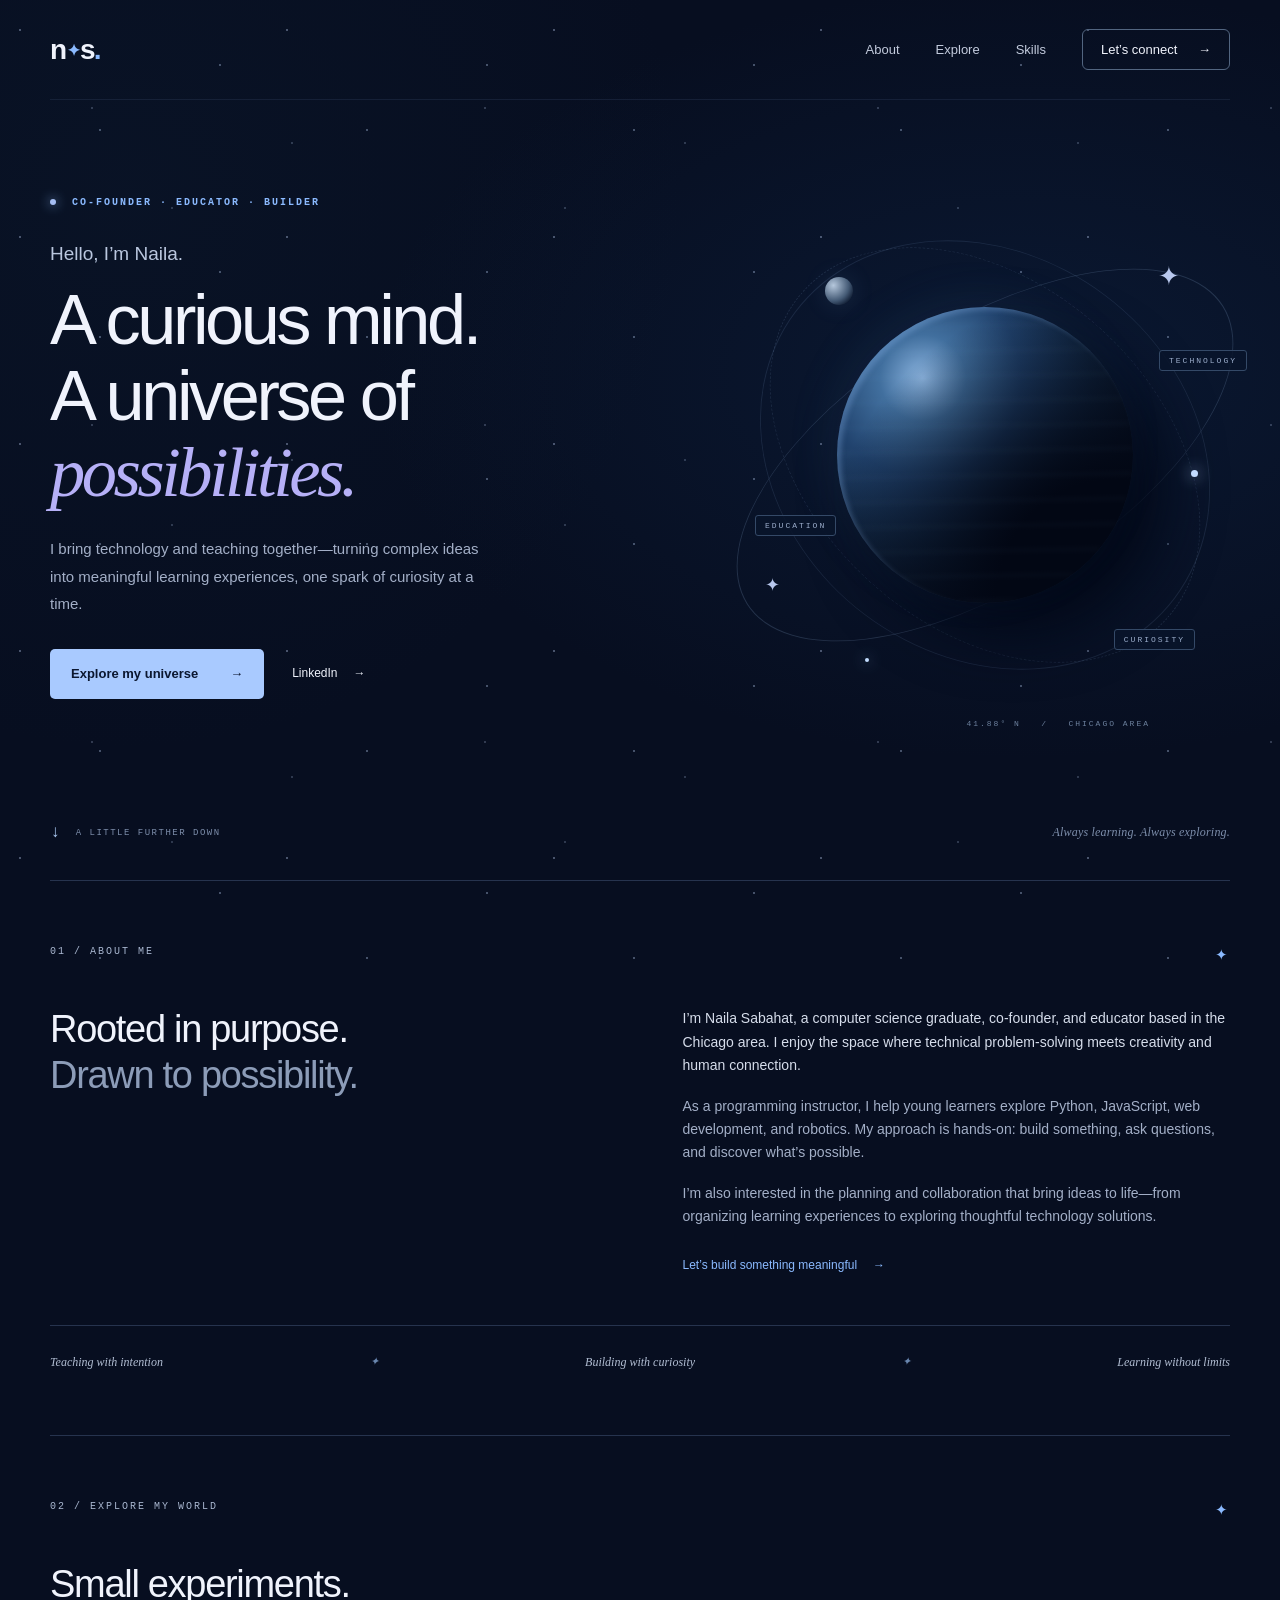
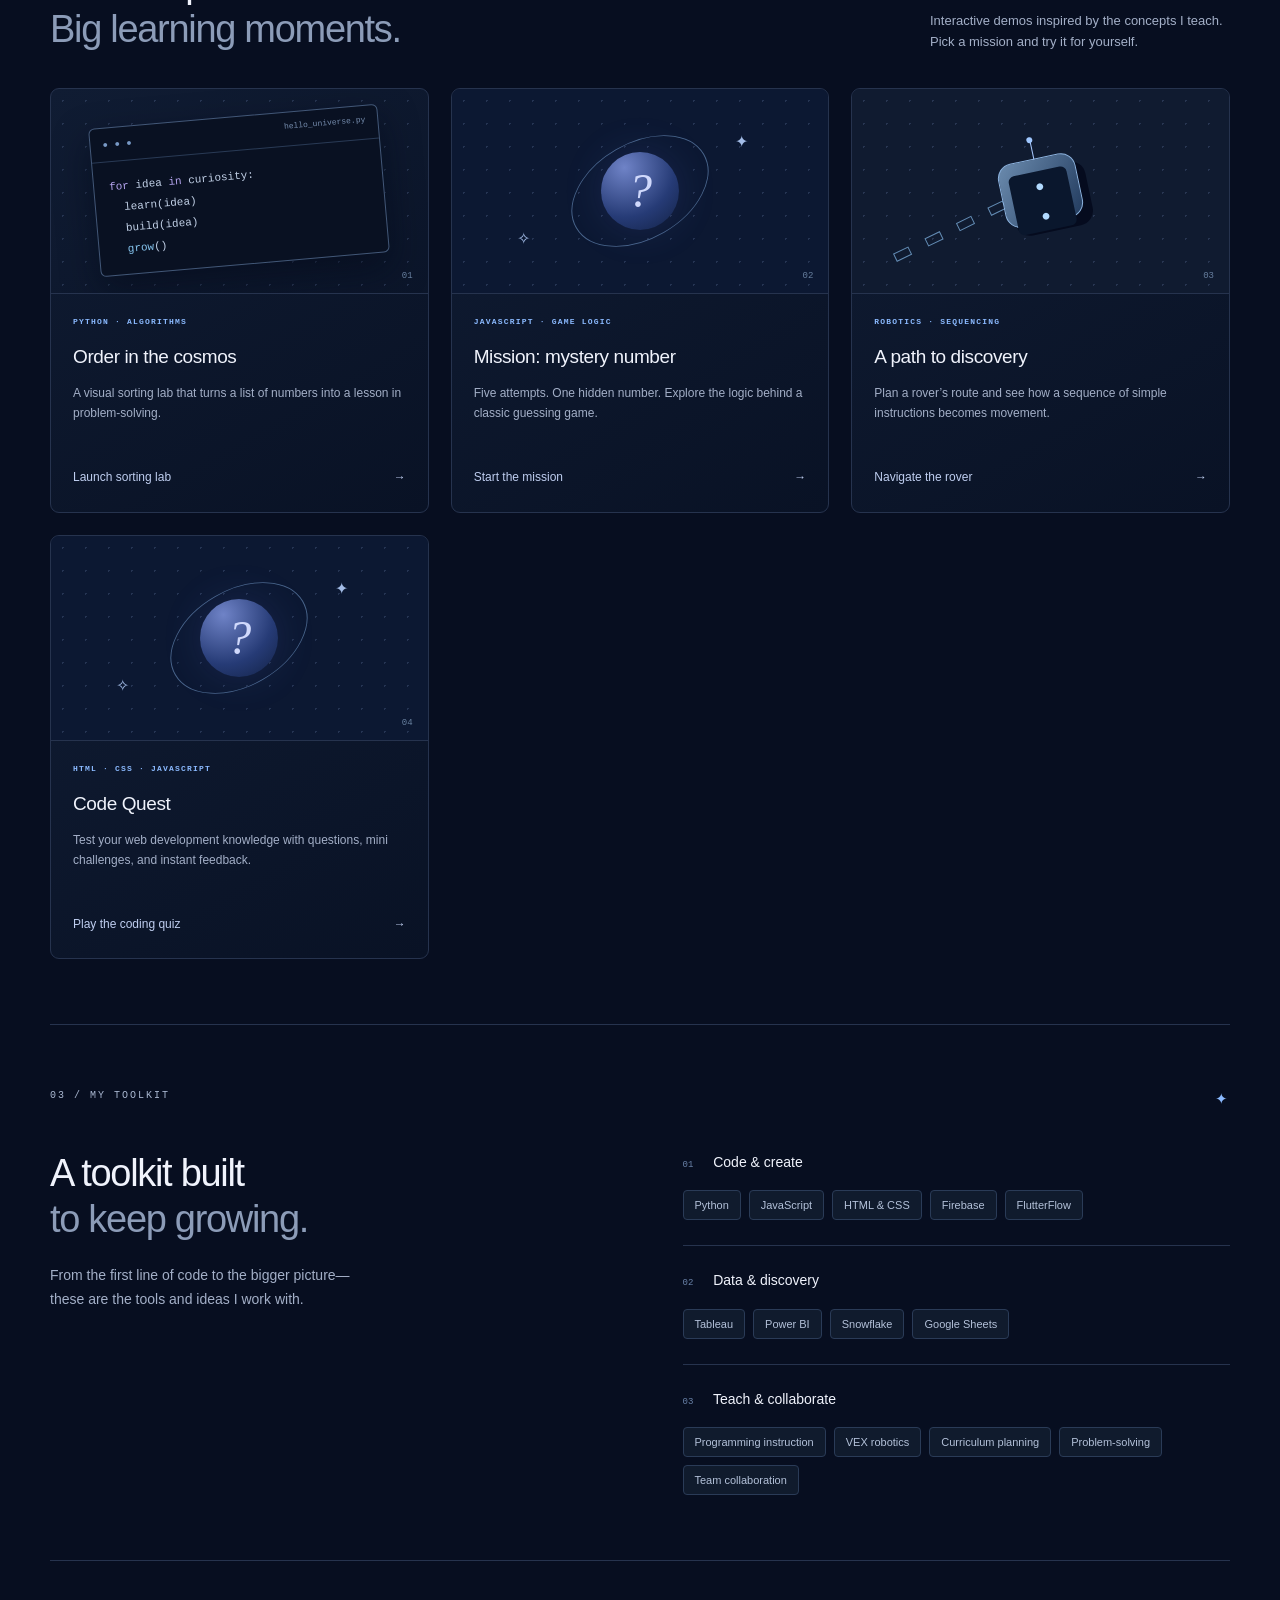
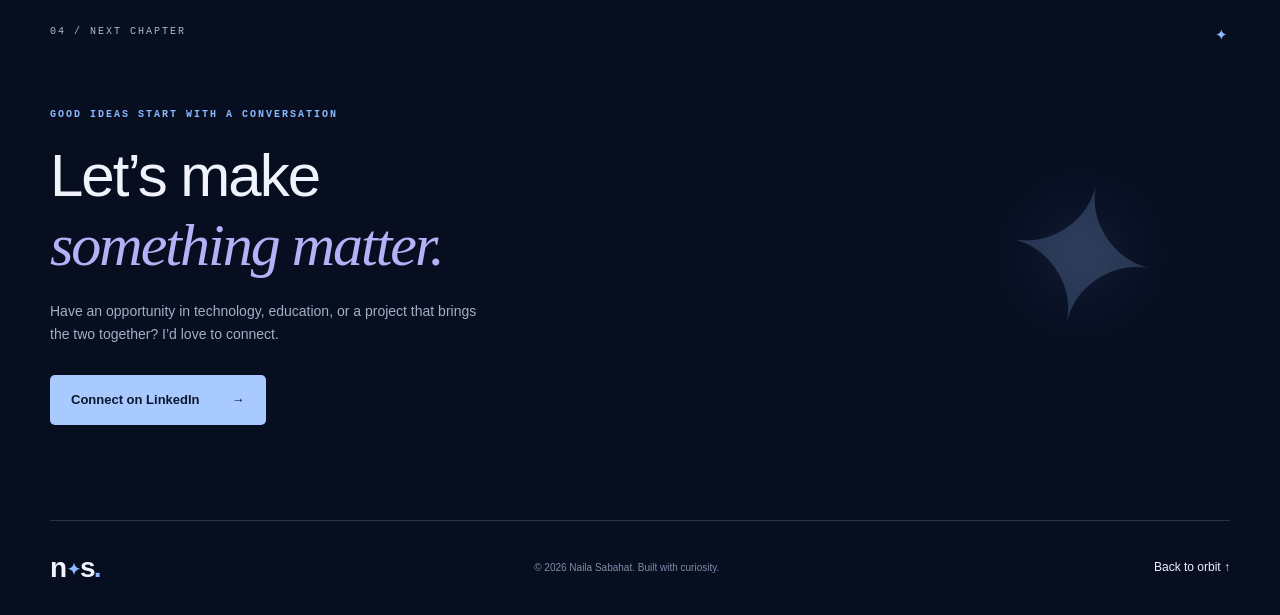
<file: index.html>
<!DOCTYPE html>
<html lang="en">
<head>
<meta charset="UTF-8"><meta name="viewport" content="width=device-width,initial-scale=1">
<meta name="description" content="Naila Sabahat — co-founder, educator, and computer science graduate. Exploring technology, teaching, and thoughtful digital experiences.">
<meta name="theme-color" content="#070e20"><title>Naila Sabahat | Educator &amp; Co-founder</title>
<link rel="icon" href="favicon.svg" type="image/svg+xml"><link rel="stylesheet" href="styles.css"><script src="script.js" defer></script>
</head>
<body>
<a class="skip" href="#main">Skip to content</a>
<div class="stars" aria-hidden="true"></div>
<header class="header wrap"><a class="brand" href="#home" aria-label="Naila Sabahat home">n<span class="brand-star">✦</span>s<span class="brand-dot">.</span></a><button class="menu-toggle" aria-expanded="false" aria-controls="navigation">Menu <span>+</span></button><nav id="navigation" aria-label="Main navigation"><a href="#about">About</a><a href="#explore">Explore</a><a href="#skills">Skills</a><a class="nav-contact" href="#contact">Let’s connect <span>→</span></a></nav></header>
<main id="main">
<section class="hero wrap" id="home">
<div class="hero-copy"><p class="eyebrow"><span class="status-dot"></span> CO-FOUNDER · EDUCATOR · BUILDER</p><p class="hello">Hello, I’m Naila.</p><h1>A curious mind.<br>A universe of<br><em>possibilities.</em></h1><p class="hero-description">I bring technology and teaching together—turning complex ideas into meaningful learning experiences, one spark of curiosity at a time.</p><div class="hero-actions"><a class="button primary" href="#explore">Explore my universe <span>→</span></a><a class="text-link" href="https://www.linkedin.com/in/nailasabahat010/" target="_blank" rel="noopener noreferrer">LinkedIn <span>→</span></a></div></div>
<div class="universe" aria-hidden="true"><div class="orbit orbit-one"></div><div class="orbit orbit-two"></div><div class="orbit orbit-three"></div><div class="planet"><div class="planet-light"></div></div><span class="moon"></span><span class="orbit-point point-one"></span><span class="orbit-point point-two"></span><span class="spark spark-one">✦</span><span class="spark spark-two">✦</span><span class="space-label label-one">TECHNOLOGY</span><span class="space-label label-two">EDUCATION</span><span class="space-label label-three">CURIOSITY</span><span class="coordinates">41.88° N &nbsp; / &nbsp; CHICAGO AREA</span></div>
<div class="hero-bottom"><a href="#about"><span class="down-arrow">↓</span> A LITTLE FURTHER DOWN</a><span>Always learning. Always exploring.</span></div>
</section>
<section class="about section wrap" id="about"><div class="section-label"><span>01 / ABOUT ME</span><span class="little-star">✦</span></div><div class="about-grid"><h2>Rooted in purpose.<br><span>Drawn to possibility.</span></h2><div class="about-copy"><p>I’m Naila Sabahat, a computer science graduate, co-founder, and educator based in the Chicago area. I enjoy the space where technical problem-solving meets creativity and human connection.</p><p>As a programming instructor, I help young learners explore Python, JavaScript, web development, and robotics. My approach is hands-on: build something, ask questions, and discover what’s possible.</p><p>I’m also interested in the planning and collaboration that bring ideas to life—from organizing learning experiences to exploring thoughtful technology solutions.</p><a class="text-link" href="#contact">Let’s build something meaningful <span>→</span></a></div></div><div class="focus-strip"><span>Teaching with intention</span><span>✦</span><span>Building with curiosity</span><span>✦</span><span>Learning without limits</span></div></section>
<section class="section work wrap" id="explore"><div class="section-label"><span>02 / EXPLORE MY WORLD</span><span class="little-star">✦</span></div><div class="section-heading"><h2>Small experiments.<br><span>Big learning moments.</span></h2><p>Interactive demos inspired by the concepts I teach. Pick a mission and try it for yourself.</p></div>
<div class="project-grid">
<article class="project"><div class="project-art code-art" aria-hidden="true"><div class="code-window"><div class="window-dots">● ● ● <span>hello_universe.py</span></div><code><span class="purple">for</span> idea <span class="purple">in</span> curiosity:<br>&nbsp; learn(idea)<br>&nbsp; build(idea)<br>&nbsp; <span class="blue">grow</span>()</code></div><span class="art-number">01</span></div><div class="project-body"><p class="eyebrow">PYTHON · ALGORITHMS</p><h3>Order in the cosmos</h3><p>A visual sorting lab that turns a list of numbers into a lesson in problem-solving.</p><button class="project-open text-link" data-demo="sorting">Launch sorting lab <span>→</span></button></div></article>
<article class="project"><div class="project-art game-art" aria-hidden="true"><span class="game-orbit"></span><span class="game-core">?</span><span class="mini-star star-a">✦</span><span class="mini-star star-b">✧</span><span class="art-number">02</span></div><div class="project-body"><p class="eyebrow">JAVASCRIPT · GAME LOGIC</p><h3>Mission: mystery number</h3><p>Five attempts. One hidden number. Explore the logic behind a classic guessing game.</p><button class="project-open text-link" data-demo="guess">Start the mission <span>→</span></button></div></article>
<article class="project"><div class="project-art robot-art" aria-hidden="true"><div class="route"><i></i><i></i><i></i><i></i><i></i></div><div class="robot"><div class="robot-eyes">• •</div></div><span class="art-number">03</span></div><div class="project-body"><p class="eyebrow">ROBOTICS · SEQUENCING</p><h3>A path to discovery</h3><p>Plan a rover’s route and see how a sequence of simple instructions becomes movement.</p><button class="project-open text-link" data-demo="rover">Navigate the rover <span>→</span></button></div></article>

<article class="project"><div class="project-art game-art" aria-hidden="true"><span class="game-orbit"></span><span class="game-core">?</span><span class="mini-star star-a">✦</span><span class="mini-star star-b">✧</span><span class="art-number">04</span></div><div class="project-body"><p class="eyebrow">HTML · CSS · JAVASCRIPT</p><h3>Code Quest</h3><p>Test your web development knowledge with questions, mini challenges, and instant feedback.</p><a class="project-open text-link" href="quiz.html">Play the coding quiz <span>→</span></a></div></article>
</div></section>
<section class="section skills wrap" id="skills"><div class="section-label"><span>03 / MY TOOLKIT</span><span class="little-star">✦</span></div><div class="skills-layout"><div><h2>A toolkit built<br><span>to keep growing.</span></h2><p class="muted">From the first line of code to the bigger picture—these are the tools and ideas I work with.</p></div><div class="skill-groups"><div class="skill-group"><h3><span>01</span> Code &amp; create</h3><div class="tags"><span>Python</span><span>JavaScript</span><span>HTML &amp; CSS</span><span>Firebase</span><span>FlutterFlow</span></div></div><div class="skill-group"><h3><span>02</span> Data &amp; discovery</h3><div class="tags"><span>Tableau</span><span>Power BI</span><span>Snowflake</span><span>Google Sheets</span></div></div><div class="skill-group"><h3><span>03</span> Teach &amp; collaborate</h3><div class="tags"><span>Programming instruction</span><span>VEX robotics</span><span>Curriculum planning</span><span>Problem-solving</span><span>Team collaboration</span></div></div></div></div></section>
<section class="contact section wrap" id="contact"><div class="section-label"><span>04 / NEXT CHAPTER</span><span class="little-star">✦</span></div><div class="contact-inner"><p class="eyebrow">GOOD IDEAS START WITH A CONVERSATION</p><h2>Let’s make<br><em>something matter.</em></h2><p>Have an opportunity in technology, education, or a project that brings the two together? I’d love to connect.</p><a class="button primary" href="https://www.linkedin.com/in/nailasabahat010/" target="_blank" rel="noopener noreferrer">Connect on LinkedIn <span>→</span></a><span class="contact-star" aria-hidden="true">✦</span></div></section>
</main><footer class="wrap"><a class="brand" href="#home">n<span class="brand-star">✦</span>s<span class="brand-dot">.</span></a><p>© <span id="year">2026</span> Naila Sabahat. Built with curiosity.</p><a class="text-link" href="#home">Back to orbit ↑</a></footer>
<dialog id="demo-dialog" aria-labelledby="demo-title"><div class="dialog-top"><p class="eyebrow">THE EXPLORATION LAB</p><button id="close-demo" aria-label="Close demo">×</button></div><h2 id="demo-title"></h2><div id="demo-content"></div></dialog>
</body></html>
</file>
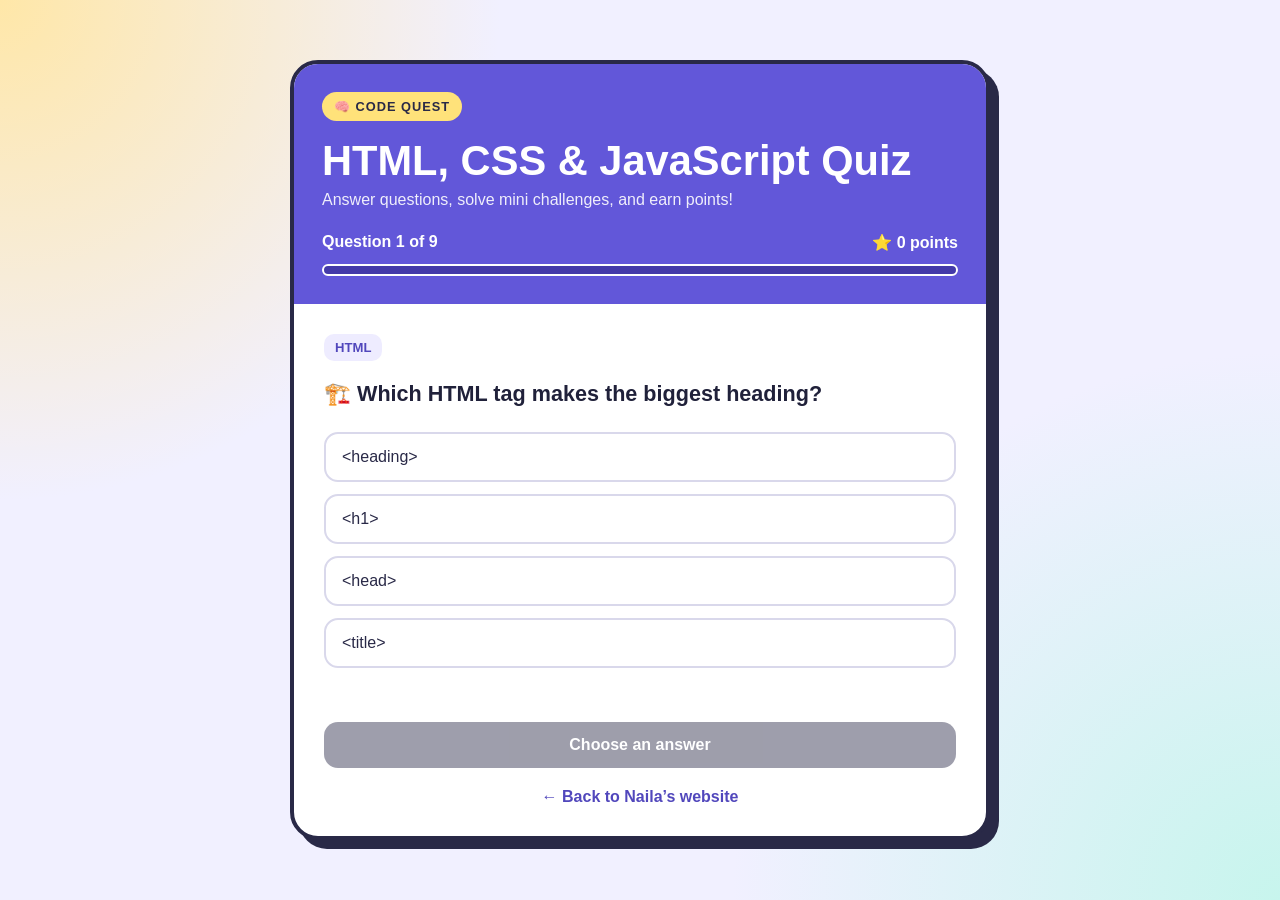
<file: quiz.html>
<!DOCTYPE html>
<html lang="en">
<head>
  <meta charset="UTF-8">
  <meta name="viewport" content="width=device-width, initial-scale=1.0">
  <meta name="theme-color" content="#070e20">
  <title>Code Quest | Naila Sabahat</title>
  <style>
    * { box-sizing: border-box; }

    body {
      margin: 0;
      min-height: 100vh;
      padding: 24px;
      display: grid;
      place-items: center;
      font-family: "Trebuchet MS", Arial, sans-serif;
      color: #20213a;
      background:
        radial-gradient(circle at top left, #ffe7a8, transparent 32%),
        radial-gradient(circle at bottom right, #c7f5ed, transparent 35%),
        #f1f0ff;
    }

    .quiz {
      width: min(100%, 700px);
      overflow: hidden;
      border: 4px solid #292947;
      border-radius: 28px;
      background: white;
      box-shadow: 9px 9px 0 #292947;
    }

    header { padding: 28px; color: white; background: #6257d9; }

    .badge {
      display: inline-block;
      padding: 7px 12px;
      border-radius: 999px;
      color: #292947;
      background: #ffe27a;
      font-size: .8rem;
      font-weight: 900;
      letter-spacing: 1px;
    }

    h1 { margin: 16px 0 6px; font-size: clamp(1.8rem, 6vw, 2.6rem); }
    header p { margin: 0; opacity: .9; }

    .stats {
      display: flex;
      justify-content: space-between;
      gap: 12px;
      margin-top: 24px;
      font-weight: bold;
    }

    .track {
      height: 12px;
      margin-top: 12px;
      overflow: hidden;
      border: 2px solid white;
      border-radius: 99px;
      background: #443aa9;
    }

    #bar {
      width: 0;
      height: 100%;
      border-radius: 99px;
      background: #ffe27a;
      transition: width .3s ease;
    }

    main { padding: 30px; }

    .category {
      display: inline-block;
      margin-bottom: 10px;
      padding: 6px 11px;
      border-radius: 10px;
      color: #5147bc;
      background: #eeecff;
      font-size: .82rem;
      font-weight: bold;
      text-transform: uppercase;
    }

    h2 { margin: 8px 0 22px; font-size: 1.35rem; line-height: 1.4; }
    .answers { display: grid; gap: 12px; }

    button, input { font: inherit; }

    .answer, .text-answer {
      width: 100%;
      padding: 14px 16px;
      border: 2px solid #d9d8eb;
      border-radius: 14px;
    }

    .answer {
      color: #292947;
      background: white;
      text-align: left;
      cursor: pointer;
      transition: transform .15s, border-color .15s, background .15s;
    }

    .answer:hover:not(:disabled) {
      transform: translateY(-2px);
      border-color: #6257d9;
      background: #f6f5ff;
    }

    .answer:disabled { cursor: default; }
    .answer.correct { border-color: #24a875; background: #e5fff2; }
    .answer.wrong { border-color: #e45e68; background: #fff0f0; }

    .feedback { min-height: 28px; margin: 16px 0 10px; font-weight: bold; }
    .good { color: #16835c; }
    .try { color: #c64750; }

    .action {
      width: 100%;
      padding: 14px;
      border: 0;
      border-radius: 14px;
      color: white;
      background: #292947;
      font-weight: bold;
      cursor: pointer;
    }

    .action:disabled { opacity: .45; cursor: not-allowed; }
    .action.purple { margin-top: 12px; background: #6257d9; }

    .home-link {
      display: block;
      margin-top: 20px;
      color: #5147bc;
      font-weight: bold;
      text-align: center;
      text-decoration: none;
    }

    .home-link:hover { text-decoration: underline; }

    @media (max-width: 500px) {
      body { padding: 14px; }
      header, main { padding: 22px; }
      .stats { font-size: .9rem; }
    }
  </style>
</head>
<body>
  <div class="quiz">
    <header>
      <div class="badge">🧠 CODE QUEST</div>
      <h1>HTML, CSS &amp; JavaScript Quiz</h1>
      <p>Answer questions, solve mini challenges, and earn points!</p>
      <div class="stats">
        <span id="progress"></span>
        <span id="score">⭐ 0 points</span>
      </div>
      <div class="track"><div id="bar"></div></div>
    </header>

    <main>
      <div class="category" id="category"></div>
      <h2 id="question"></h2>
      <div class="answers" id="answers"></div>
      <div class="feedback" id="feedback" aria-live="polite"></div>
      <button class="action" id="next" disabled>Choose an answer</button>
      <a class="home-link" href="index.html">← Back to Naila’s website</a>
    </main>
  </div>

  <script>
    const questions = [
      {
        category: "HTML",
        type: "choice",
        prompt: "🏗️ Which HTML tag makes the biggest heading?",
        options: ["<heading>", "<h1>", "<head>", "<title>"],
        answer: 1,
        hint: "The number 1 means the highest-level heading."
      },
      {
        category: "CSS",
        type: "choice",
        prompt: "🎨 Which CSS property changes text color?",
        options: ["font-style", "background-color", "color", "text-size"],
        answer: 2,
        hint: "This property is simply called color."
      },
      {
        category: "JavaScript",
        type: "choice",
        prompt: "🪄 What does 3 + 4 evaluate to in JavaScript?",
        options: ["34", "7", "An error", "Nothing"],
        answer: 1,
        hint: "The plus sign adds these two numbers."
      },
      {
        category: "HTML Challenge",
        type: "text",
        prompt: "⌨️ Fill in the blank: A clickable link uses the ____ tag.",
        answers: ["a", "<a>", "anchor", "a tag", "<a></a>"],
        hint: "It’s a single-letter tag."
      },
      {
        category: "CSS Challenge",
        type: "choice",
        prompt: "🕵️ Find the bug! Which line makes the page background purple?",
        options: [
          "body { background-color: purple; }",
          "body = background purple;",
          "body: purple background;",
          "<body color='purple'>"
        ],
        answer: 0,
        hint: "CSS uses a selector, curly braces, and a property-value pair."
      },
      {
        category: "JavaScript",
        type: "choice",
        prompt: "🔁 Which keyword declares a variable you can change later?",
        options: ["let", "style", "html", "color"],
        answer: 0,
        hint: "This keyword has three letters."
      },
      {
        category: "JavaScript Challenge",
        type: "text",
        prompt: "🐛 What does console.log('Code' + '!') display?",
        answers: ["code!", "'code!'", '"code!"'],
        hint: "The plus sign joins the two text pieces."
      },
      {
        category: "HTML & CSS",
        type: "choice",
        prompt: "🧩 Which attribute points to the CSS file in a link tag?",
        options: ["src", "href", "class", "alt"],
        answer: 1,
        hint: "You’ll find it inside a link tag in the document head."
      },
      {
        category: "Final Challenge",
        type: "text",
        prompt: "🚀 What command writes a message to the browser console?",
        answers: ["console.log", "console.log()", "console.log('hi')", 'console.log("hi")'],
        hint: "Start with console, then a dot and the word log."
      }
    ];

    let questionIndex = 0;
    let points = 0;
    let locked = false;
    let phase = "answer";

    const $ = id => document.getElementById(id);
    const categoryEl = $("category");
    const questionEl = $("question");
    const answersEl = $("answers");
    const feedbackEl = $("feedback");
    const nextButton = $("next");

    function renderQuestion() {
      locked = false;
      phase = "answer";

      const item = questions[questionIndex];
      categoryEl.textContent = item.category;
      questionEl.textContent = item.prompt;
      $("progress").textContent = `Question ${questionIndex + 1} of ${questions.length}`;
      $("score").textContent = `⭐ ${points} points`;
      $("bar").style.width = `${(questionIndex / questions.length) * 100}%`;
      feedbackEl.textContent = "";
      feedbackEl.className = "feedback";
      answersEl.innerHTML = "";
      nextButton.disabled = item.type === "choice";
      nextButton.textContent = item.type === "text" ? "Check answer" : "Choose an answer";

      if (item.type === "choice") {
        item.options.forEach((option, optionIndex) => {
          const button = document.createElement("button");
          button.className = "answer";
          button.textContent = option;
          button.addEventListener("click", () => checkChoice(optionIndex, button));
          answersEl.appendChild(button);
        });
      } else {
        const input = document.createElement("input");
        input.className = "text-answer";
        input.placeholder = "Type your answer here...";
        input.setAttribute("aria-label", "Type your answer");
        answersEl.appendChild(input);
        input.addEventListener("input", () => {
          nextButton.disabled = input.value.trim() === "";
        });
        input.addEventListener("keydown", event => {
          if (event.key === "Enter" && !nextButton.disabled) {
            handleNext();
          }
        });
        input.focus();
      }
    }

    function checkChoice(selectedIndex, selectedButton) {
      if (locked) return;
      locked = true;

      const item = questions[questionIndex];
      const buttons = answersEl.querySelectorAll(".answer");

      buttons.forEach((button, index) => {
        button.disabled = true;
        if (index === item.answer) button.classList.add("correct");
      });

      if (selectedIndex === item.answer) {
        points += 10;
        feedbackEl.textContent = "✅ Correct! You earned 10 points.";
        feedbackEl.classList.add("good");
      } else {
        selectedButton.classList.add("wrong");
        feedbackEl.textContent = `❌ Not quite. Hint: ${item.hint}`;
        feedbackEl.classList.add("try");
      }

      phase = "next";
      updateScore();
      nextButton.disabled = false;
      nextButton.textContent = questionIndex === questions.length - 1
        ? "See my results"
        : "Next question";
    }

    function checkTextAnswer() {
      if (locked) return;

      const item = questions[questionIndex];
      const input = answersEl.querySelector("input");
      const response = input.value.trim().toLowerCase();

      if (!response) {
        feedbackEl.textContent = "Type an answer first!";
        feedbackEl.className = "feedback try";
        return;
      }

      locked = true;
      input.disabled = true;

      if (item.answers.includes(response)) {
        points += 10;
        feedbackEl.textContent = "🎉 Nice work! You earned 10 points.";
        feedbackEl.className = "feedback good";
      } else {
        feedbackEl.textContent = `❌ One possible answer is "${item.answers[0]}". ${item.hint}`;
        feedbackEl.className = "feedback try";
      }

      phase = "next";
      updateScore();
      nextButton.disabled = false;
      nextButton.textContent = questionIndex === questions.length - 1
        ? "See my results"
        : "Next question";
    }

    function updateScore() {
      $("score").textContent = `⭐ ${points} points`;
    }

    function handleNext() {
      if (phase === "answer") {
        if (questions[questionIndex].type === "text") checkTextAnswer();
        return;
      }

      if (phase === "restart") {
        questionIndex = 0;
        points = 0;
        nextButton.classList.remove("purple");
        renderQuestion();
        return;
      }

      questionIndex++;

      if (questionIndex < questions.length) {
        renderQuestion();
      } else {
        showResults();
      }
    }

    function showResults() {
      phase = "restart";
      $("bar").style.width = "100%";
      $("progress").textContent = "Quiz complete!";
      categoryEl.textContent = "Your results";
      answersEl.innerHTML = "";

      let message;
      if (points >= 80) {
        message = "🏆 Coding superstar!";
      } else if (points >= 50) {
        message = "🎉 Great job—your coding skills are growing!";
      } else {
        message = "💪 Good try—keep practicing and play again!";
      }

      questionEl.textContent = `${message} You scored ${points} out of 90.`;
      feedbackEl.textContent = "Challenge complete!";
      feedbackEl.className = "feedback good";
      nextButton.textContent = "Play again";
      nextButton.disabled = false;
      nextButton.classList.add("purple");
    }

    nextButton.addEventListener("click", handleNext);
    renderQuestion();
  </script>
</body>
</html>
</file>
<file: styles.css>
:root{--bg:#070e20;--panel:#0c172e;--text:#f0f3fc;--muted:#a3afc7;--line:#26334e;--accent:#8bbaff;--lavender:#b6b0f7}*{box-sizing:border-box}html{scroll-behavior:smooth;scroll-padding-top:95px}body{margin:0;background:var(--bg);color:var(--text);font-family:Arial,Helvetica,sans-serif;font-size:16px;line-height:1.65}a{color:inherit;text-decoration:none}button,input{font:inherit}button,a{-webkit-tap-highlight-color:transparent}button{cursor:pointer}button:disabled{cursor:default;opacity:.5}a:focus-visible,button:focus-visible,input:focus-visible{outline:2px solid var(--accent);outline-offset:5px}.wrap{width:min(1180px,calc(100% - 96px));margin-inline:auto}.stars{position:absolute;inset:0 0 auto;height:980px;z-index:-1;overflow:hidden;background:radial-gradient(ellipse at 80% 38%,#12305a50,transparent 45%),radial-gradient(circle at 10% 20%,#16314a22,transparent 40%)}.stars:before,.stars:after{content:"";position:absolute;inset:0;background-image:radial-gradient(1px 1px at 20px 30px,#c4d6fa 80%,transparent),radial-gradient(1px 1px at 100px 130px,#b8cef1 80%,transparent),radial-gradient(1px 1px at 220px 65px,#b8cef1 80%,transparent);background-size:267px 207px;opacity:.35}.stars:after{transform:translate(72px,78px);opacity:.22;background-size:393px 317px}.header{display:flex;align-items:center;justify-content:space-between;padding-block:29px;position:relative;z-index:5;border-bottom:1px solid #26334e77}.brand{font-size:28px;font-weight:700;letter-spacing:-2px;line-height:1}.brand-star{font-size:16px;color:var(--accent);margin:0 2px;display:inline-block;vertical-align:middle}.brand-dot{color:var(--accent)}nav{display:flex;gap:36px;align-items:center;font-size:13px;color:#c3cbdd}nav a:hover,.text-link:hover{color:var(--accent)}.nav-contact{border:1px solid #526580;border-radius:6px;padding:9px 18px;color:var(--text)}.nav-contact span{margin-left:17px}.menu-toggle{display:none}.hero{position:relative;min-height:780px;padding-top:85px}.eyebrow{font:10px/1.5 'Courier New',monospace;letter-spacing:2px;color:var(--accent);font-weight:bold}.status-dot{display:inline-block;width:6px;height:6px;border-radius:50%;background:#a5bdf2;margin-right:8px;box-shadow:0 0 12px #8bbaff}.hello{font-size:19px;margin:28px 0 12px;color:#bac7df}h1{font-weight:500;letter-spacing:-3.5px;line-height:1.08;font-size:clamp(48px,5.5vw,76px);margin:0 0 25px}em{font-family:Georgia,'Times New Roman',serif;font-weight:400;color:var(--lavender)}.hero-description{max-width:440px;color:var(--muted);font-size:15px;line-height:1.85}.hero-copy{position:relative;z-index:2;width:55%}.hero-actions{display:flex;gap:28px;align-items:center;margin-top:31px}.button{display:inline-flex;align-items:center;justify-content:center;gap:32px;font-size:13px;font-weight:bold;padding:13px 20px;border-radius:5px;border:1px solid transparent;transition:transform .2s,background .2s}.button:hover{transform:translateY(-2px)}.primary{background:#a9caff;color:#0b1730}.primary:hover{background:#c2dbff}.text-link{font-size:12px;display:inline-flex;gap:16px;align-items:center}.universe{position:absolute;width:570px;height:570px;right:-40px;top:70px;isolation:isolate}.orbit{position:absolute;border:1px solid #7d9bc03d;border-radius:50%;inset:65px 4px;transform:rotate(-32deg) scaleY(.6)}.orbit-two{inset:7px 47px;transform:rotate(37deg) scaleY(.72);border-color:#7897c229}.orbit-three{inset:40px;transform:rotate(-48deg) scaleX(.7);border-style:dashed;border-color:#7d9bc02b}.planet{position:absolute;inset:137px;border-radius:50%;background:radial-gradient(circle at 29% 24%,#8cb5e0 0,#416f9e 14%,#21436e 32%,#112641 54%,#081122 73%);box-shadow:-10px -10px 45px #5894ca17,inset 4px 3px 5px #9bc5ff44,28px 30px 60px #020817;overflow:hidden}.planet:after{content:"";position:absolute;inset:0;border-radius:50%;background:repeating-linear-gradient(17deg,transparent 0 12px,#95c2f108 13px 15px,transparent 16px 25px);filter:blur(2px);transform:rotate(-18deg)}.planet-light{position:absolute;inset:-20%;border-radius:50%;background:radial-gradient(ellipse at 80% 85%,#020714 24%,transparent 63%)}.moon{position:absolute;width:28px;height:28px;top:107px;left:125px;background:radial-gradient(circle at 30% 30%,#b5c7dc,#455b76 55%,#101d33 80%);border-radius:50%;box-shadow:0 0 24px #8bbaff20}.orbit-point{position:absolute;width:7px;height:7px;background:#c3dcff;border-radius:50%;box-shadow:0 0 15px #a9caff}.point-one{right:72px;top:300px}.point-two{left:165px;bottom:78px;width:4px;height:4px}.spark{position:absolute;color:#b8c8ee}.spark-one{right:90px;top:85px;font-size:26px}.spark-two{left:65px;bottom:140px;font-size:18px}.space-label{position:absolute;font:8px 'Courier New',monospace;letter-spacing:2px;color:#9caecc;border:1px solid #344967;background:#09152bd9;padding:5px 9px;border-radius:3px}.label-one{right:23px;top:180px}.label-two{left:55px;top:345px}.label-three{right:75px;bottom:90px}.coordinates{position:absolute;bottom:12px;right:120px;font:8px 'Courier New',monospace;letter-spacing:2px;color:#6d819e}.hero-bottom{display:flex;justify-content:space-between;align-items:center;position:absolute;bottom:38px;inset-inline:0;color:#7d8eab;font:9px 'Courier New',monospace;letter-spacing:1.5px}.hero-bottom a{display:flex;gap:14px;align-items:center}.hero-bottom>span{font:12px Georgia,serif;letter-spacing:.2px;font-style:italic}.down-arrow{font-size:17px;color:#a8c6ef}.section{padding-top:65px;padding-bottom:65px;border-top:1px solid var(--line)}.section-label{font:10px 'Courier New',monospace;letter-spacing:2px;color:#a9b7d0;display:flex;justify-content:space-between;margin-bottom:42px}.little-star{color:var(--accent);font-size:15px}h2{font-size:38px;line-height:1.2;letter-spacing:-1.3px;font-weight:500;margin:0}h2>span{color:#8c9cb8}.about-grid{display:grid;grid-template-columns:1fr 1fr;gap:85px}.about-copy p{margin:0 0 18px;color:var(--muted);font-size:14px}.about-copy p:first-child{color:#d6ddeb}.about-copy .text-link{margin-top:10px;color:var(--accent)}.focus-strip{display:flex;justify-content:space-between;border-top:1px solid var(--line);padding-top:29px;margin-top:47px;font:12px Georgia,serif;font-style:italic;color:#b1bdd2}.focus-strip span:nth-child(even){font-size:11px;color:#6986ae}.section-heading{display:flex;justify-content:space-between;align-items:flex-end;gap:40px;margin-bottom:35px}.section-heading p{max-width:300px;font-size:13px;color:var(--muted);margin:0}.project-grid{display:grid;grid-template-columns:repeat(3,1fr);gap:22px}.project{border:1px solid var(--line);background:linear-gradient(150deg,#101c33,#091225);border-radius:9px;overflow:hidden;transition:border-color .2s,transform .2s}.project:hover{border-color:#566c96;transform:translateY(-4px)}.project-art{height:205px;position:relative;overflow:hidden;display:flex;align-items:center;justify-content:center;border-bottom:1px solid var(--line);background-image:radial-gradient(#7087b540 1px,transparent 1px);background-size:23px 23px}.art-number{position:absolute;bottom:12px;right:15px;font:9px monospace;color:#677f9e}.code-window{background:#091122;border:1px solid #425777;border-radius:6px;width:77%;transform:rotate(-5deg);box-shadow:0 15px 35px #03091988}.window-dots{font-size:9px;color:#7899c5;border-bottom:1px solid #293a55;padding:9px 12px;letter-spacing:2px}.window-dots span{float:right;letter-spacing:0;font:8px monospace;color:#778eaf}.code-window code{display:block;font:11px/1.9 monospace;padding:15px;color:#c2d1e7}.purple{color:#b5a5ef}.blue{color:#86c5ef}.game-art{background-color:#0c1832}.game-orbit{width:148px;height:148px;border:1px solid #4a668c;border-radius:50%;transform:rotate(-30deg) scaleY(.65)}.game-core{position:absolute;background:radial-gradient(circle at 30% 20%,#6f83c7,#263b76 60%,#122144);border-radius:50%;height:78px;width:78px;text-align:center;line-height:78px;font:italic 48px/78px Georgia;color:#d0d9fc;box-shadow:0 0 40px #566cd22a}.mini-star{position:absolute;color:#a3bce7}.star-a{top:40px;right:80px}.star-b{left:65px;bottom:40px}.robot-art{background-color:#101b30}.route{position:absolute;display:flex;gap:18px;transform:rotate(-26deg);left:35px;top:130px}.route i{width:17px;height:9px;border:1px solid #638cb4}.robot{width:79px;height:65px;border:1px solid #8db4e0;border-radius:15px;background:linear-gradient(130deg,#6b8bae,#223b5e);transform:rotate(-12deg);box-shadow:8px 10px 0 #050b1e}.robot:before{content:"";width:1px;height:18px;background:#a9caff;position:absolute;top:-18px;left:38px}.robot:after{content:"";position:absolute;background:#9fc7ff;width:6px;height:6px;border-radius:50%;top:-23px;left:35px}.robot-eyes{background:#0a172d;margin:12px 9px 0;border-radius:6px;text-align:center;line-height:30px;letter-spacing:10px;padding-left:10px;color:#b1daff;font-size:25px}.project-body{padding:22px}.project-body .eyebrow{font-size:8px;letter-spacing:1.2px;margin-top:0}.project h3{font-size:19px;letter-spacing:-.4px;font-weight:500;margin:13px 0 10px}.project-body>p:not(.eyebrow){font-size:12px;color:var(--muted);min-height:60px}.project-open{background:none;border:0;color:#bfcef0;padding:12px 0 0;width:100%;justify-content:space-between}.skills-layout{display:grid;grid-template-columns:1fr 1fr;gap:85px}.muted{color:var(--muted);font-size:14px;max-width:330px;margin-top:22px}.skill-group{padding:0 0 25px;margin-bottom:23px;border-bottom:1px solid var(--line)}.skill-group:last-child{margin-bottom:0;border:0;padding-bottom:0}.skill-group h3{font-size:14px;font-weight:400;margin:0 0 16px}.skill-group h3>span{font:9px monospace;color:#6a83a9;margin-right:16px}.tags{display:flex;flex-wrap:wrap;gap:8px}.tags span{font-size:11px;padding:5px 11px;border:1px solid #2a3b57;border-radius:4px;color:#b3c1d9;background:#101b2d}.contact-inner{position:relative;padding:10px 0 30px}.contact h2{font-size:60px;line-height:1.15;margin:19px 0 20px;letter-spacing:-2px}.contact-inner>p:not(.eyebrow){max-width:440px;color:var(--muted);font-size:14px;margin-bottom:29px}.contact-star{position:absolute;font-size:190px;line-height:1;color:#718fc14d;right:70px;top:75px;transform:rotate(12deg);text-shadow:0 0 80px #6d96d135}footer{border-top:1px solid var(--line);display:flex;align-items:center;justify-content:space-between;padding-block:29px}footer p{font-size:10px;color:#7e8da8}.skip{position:fixed;top:-100px;left:10px;z-index:100;background:var(--accent);color:var(--bg);padding:10px}.skip:focus{top:10px}dialog{width:min(600px,calc(100% - 32px));border:1px solid #4e668a;border-radius:14px;background:#0c172c;color:var(--text);padding:28px;max-height:90dvh;overflow:auto}dialog::backdrop{background:#020716cf;backdrop-filter:blur(7px)}.dialog-top{display:flex;justify-content:space-between;align-items:center}.dialog-top button{background:transparent;color:var(--text);border:0;font-size:28px;line-height:1}dialog h2{font-size:29px;margin:16px 0}#demo-content>p{font-size:14px;color:var(--muted)}.demo-actions{display:flex;gap:10px;flex-wrap:wrap;margin:18px 0}.secondary{background:#162740;border-color:#486082;color:#cbd9f3}.bars{display:flex;gap:10px;height:160px;align-items:flex-end;margin-top:25px}.bar{flex:1;background:linear-gradient(#9fc8ff,#3f5a9b);border-radius:4px 4px 0 0;min-width:0;display:flex;align-items:flex-end;justify-content:center;font-size:12px;color:#071020;font-weight:bold;transition:height .3s}.demo-status{min-height:25px;font-size:13px;color:#b7cfff!important}.guess-form label{display:block;font-size:13px;margin-bottom:7px}.guess-form input{width:130px;padding:10px;background:#070e20;color:#fff;border:1px solid #526b92;border-radius:4px}.rover-grid{display:grid;grid-template-columns:repeat(5,1fr);width:min(280px,100%);aspect-ratio:1;gap:4px;margin:20px auto}.cell{border:1px solid #2b4365;background:#101f36;display:flex;align-items:center;justify-content:center;font-size:24px;aspect-ratio:1}.cell.rover{color:#a9caff;background:#243e61}.cell.goal{color:#dbd197}.command-list{font:13px/1.6 monospace;min-height:40px;color:#b9c9e7;overflow-wrap:anywhere}.demo-actions .button{gap:10px}
@media(min-width:1400px){.hero{min-height:815px}.universe{right:-10px}}@media(max-width:1000px){.wrap{width:calc(100% - 64px)}.universe{right:-60px;transform:scale(.8);transform-origin:right center}.hero-copy{width:60%}.hero{min-height:730px}h1{font-size:60px}.about-grid,.skills-layout{gap:45px}.project-grid{gap:14px}.project-body{padding:17px}.project h3{font-size:17px}.project-art{height:180px}.contact-star{right:20px}}
@media(max-width:700px){.wrap{width:calc(100% - 40px)}.header{padding-block:23px}.menu-toggle{display:flex;gap:16px;align-items:center;font-size:12px;background:none;border:1px solid var(--line);border-radius:4px;color:var(--text);padding:7px 12px}.menu-toggle span{font-size:17px}nav{display:none;position:absolute;top:76px;left:0;right:0;background:#0c172c;border:1px solid var(--line);border-radius:6px;padding:18px;gap:18px;flex-direction:column;align-items:stretch}nav.open{display:flex}.hero{padding-top:48px;min-height:1010px;overflow:hidden}.hero-copy{width:100%}h1{font-size:54px;letter-spacing:-2.5px}.hello{font-size:17px;margin-top:23px}.hero-description{font-size:14px;max-width:370px}.hero-actions{gap:22px}.hero .eyebrow{font-size:8px;letter-spacing:1.5px}.universe{top:460px;left:50%;right:auto;transform:translateX(-50%) scale(.72);transform-origin:center}.hero-bottom{bottom:23px}.hero-bottom>span{display:none}.section{padding-block:43px}.section-label{margin-bottom:28px;font-size:9px}.about-grid,.skills-layout{grid-template-columns:1fr;gap:27px}h2{font-size:32px}.focus-strip{gap:12px;font-size:10px;flex-wrap:wrap;justify-content:center;margin-top:30px}.section-heading{display:block}.section-heading p{margin-top:20px;max-width:100%}.project-grid{grid-template-columns:1fr;gap:22px}.project-art{height:215px}.project-body{padding:24px}.project h3{font-size:22px}.project-body>p:not(.eyebrow){min-height:0;font-size:14px}.project-open{font-size:13px;padding-top:15px}.code-window{width:250px}.project-body .eyebrow{font-size:9px}.skills-layout .muted{max-width:100%}.contact h2{font-size:45px;position:relative;z-index:1}.contact-inner>p:not(.eyebrow){max-width:330px}.contact-star{font-size:100px;right:0;top:35px;opacity:.4}.contact-inner .eyebrow{font-size:8px}footer{flex-wrap:wrap;gap:18px}footer p{order:3;width:100%;margin:0}footer .text-link{margin-left:auto}.stars{height:1100px}dialog{padding:22px}}
@media(prefers-reduced-motion:reduce){html{scroll-behavior:auto}*,*:before,*:after{transition:none!important;animation:none!important}}
</file>
